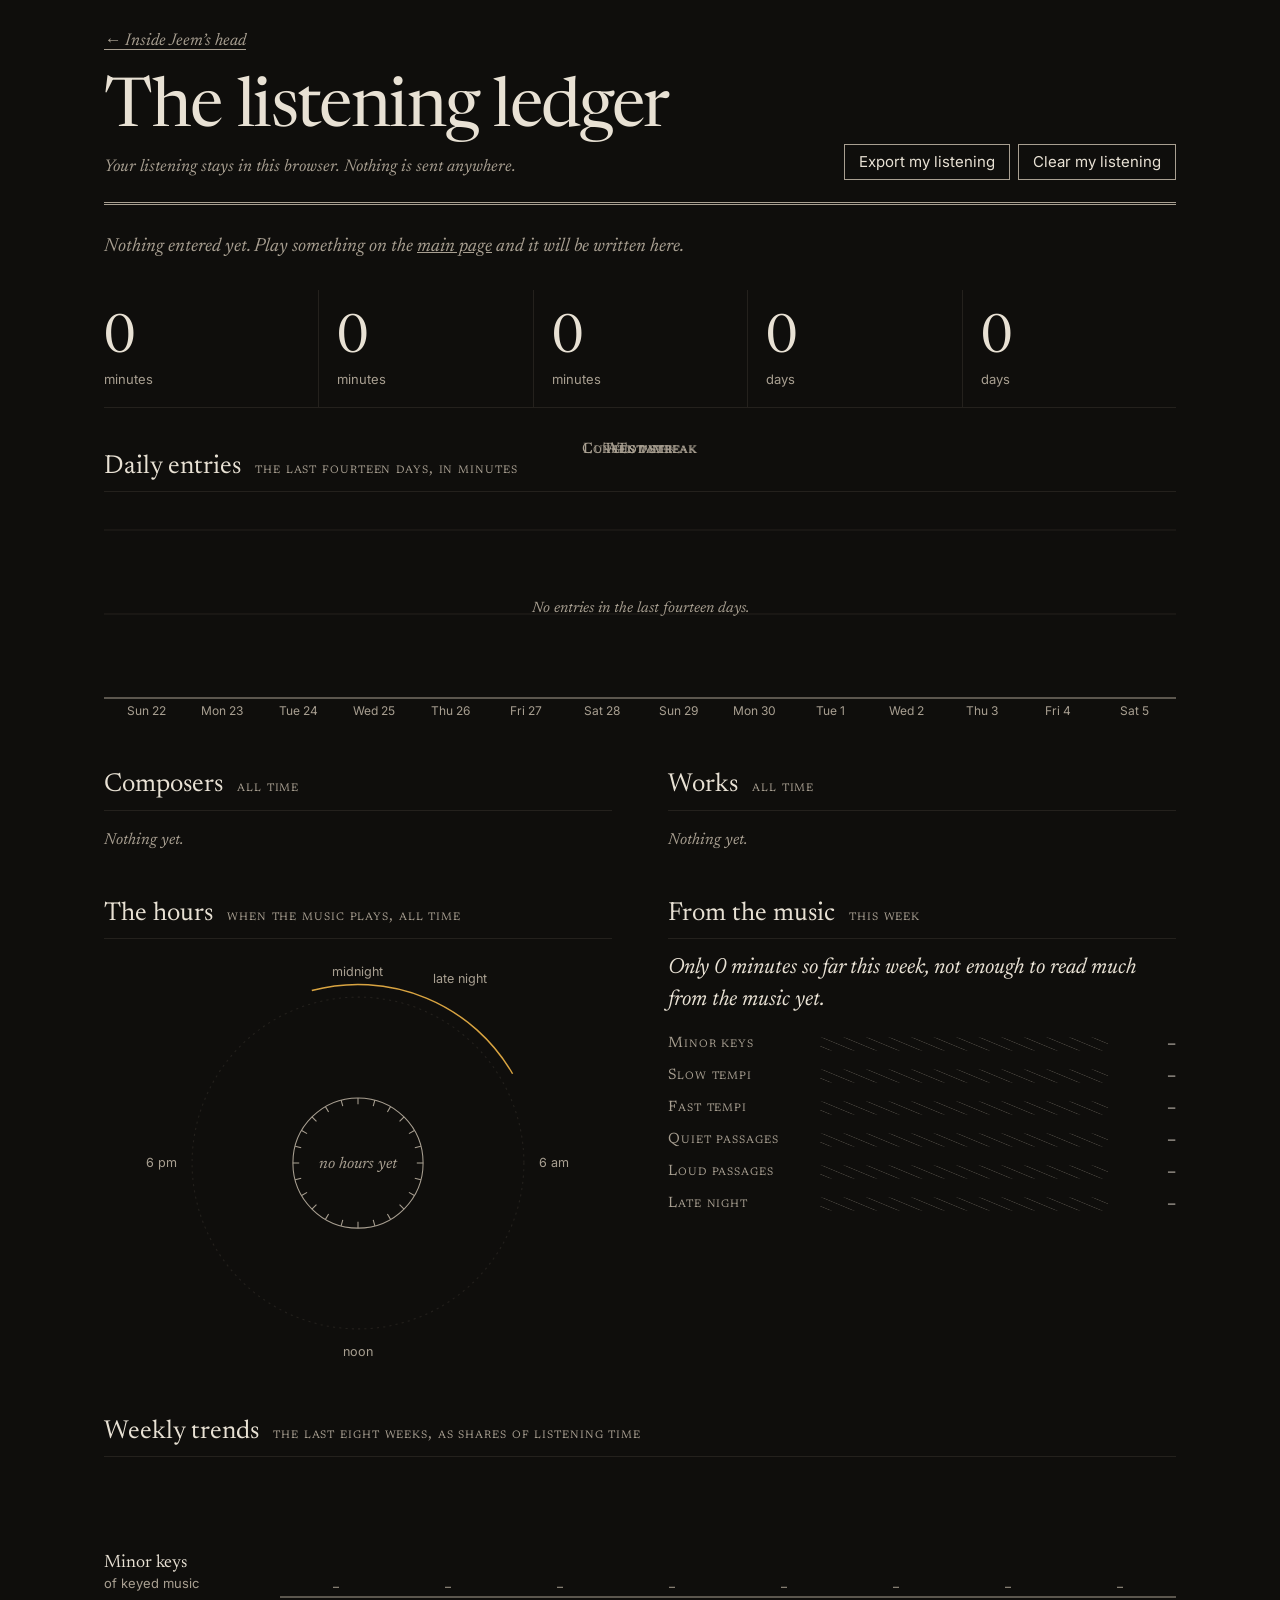
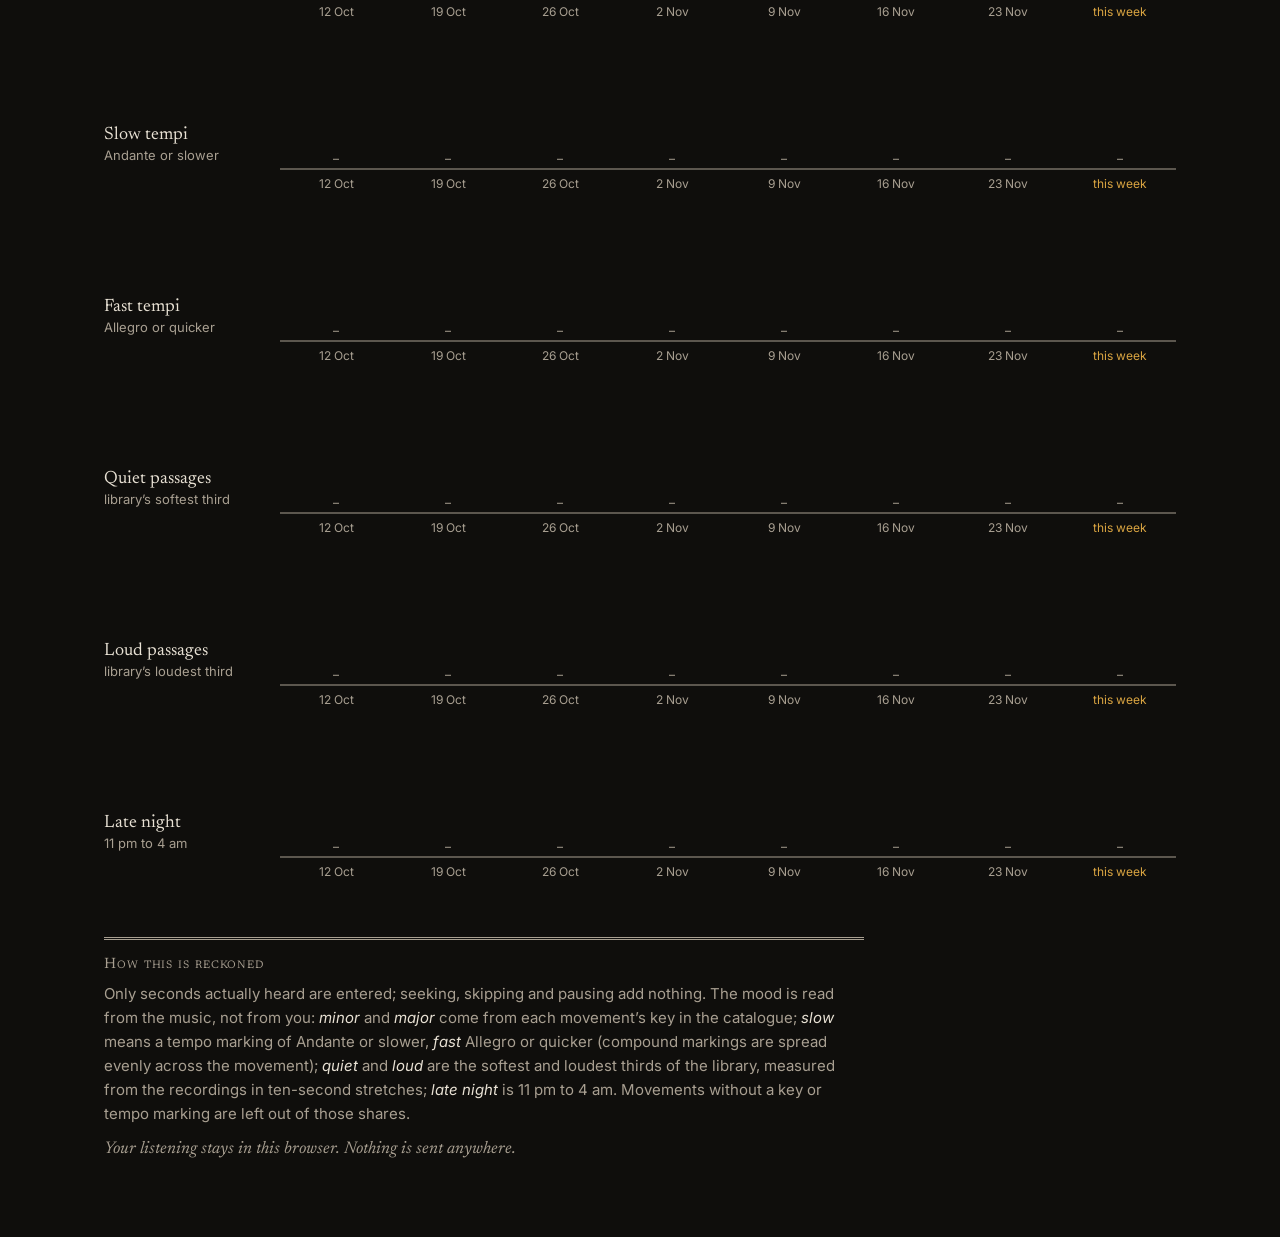
<file: listening.html>
<!doctype html>
<html lang="en">
<head>
  <meta charset="utf-8">
  <meta name="viewport" content="width=device-width, initial-scale=1">
  <title>The listening ledger · Inside Jeem’s head</title>
  <meta name="description" content="What I have listened to, kept only in this browser.">
  <link rel="preconnect" href="https://fonts.googleapis.com">
  <link rel="preconnect" href="https://fonts.gstatic.com" crossorigin>
  <link href="https://fonts.googleapis.com/css2?family=Newsreader:ital,opsz,wght@0,6..72,400;0,6..72,500;1,6..72,400;1,6..72,600&family=Inter:wght@400;500&display=swap" rel="stylesheet">
  <link rel="stylesheet" href="style.css">
  <link rel="stylesheet" href="listening.css">
</head>
<body class="ledger-page">
  <main class="ledger">
    <header class="ledger-head">
      <a class="back" href="./">← Inside Jeem’s head</a>
      <h1>The listening ledger</h1>
      <p class="privacy">Your listening stays in this browser. Nothing is sent anywhere.</p>
      <div class="ledger-actions">
        <button type="button" id="export">Export my listening</button>
        <button type="button" id="clear">Clear my listening</button>
        <span id="clear-confirm" class="clear-confirm" hidden>
          Clear every entry? This can’t be undone.
          <button type="button" id="clear-yes">Clear it</button>
          <button type="button" id="clear-no">Keep it</button>
        </span>
      </div>
    </header>

    <p id="empty" class="empty" hidden>Nothing entered yet. Play something on the <a href="./">main page</a> and it will be written here.</p>

    <section class="totals" aria-label="Totals">
      <div><span class="label">Today</span><span class="figure" id="t-today">0</span><span class="unit">minutes</span></div>
      <div><span class="label">This week</span><span class="figure" id="t-week">0</span><span class="unit">minutes</span></div>
      <div><span class="label">All time</span><span class="figure" id="t-all">0</span><span class="unit">minutes</span></div>
      <div><span class="label">Current streak</span><span class="figure" id="t-streak">0</span><span class="unit">days</span></div>
      <div><span class="label">Longest streak</span><span class="figure" id="t-longest">0</span><span class="unit">days</span></div>
    </section>

    <section class="entry" aria-labelledby="h-days">
      <h2 id="h-days">Daily entries <span>the last fourteen days, in minutes</span></h2>
      <figure id="days" class="chart"></figure>
    </section>

    <div class="pair">
      <section class="entry" aria-labelledby="h-composers">
        <h2 id="h-composers">Composers <span>all time</span></h2>
        <ol id="composers" class="ranks"></ol>
      </section>
      <section class="entry" aria-labelledby="h-works">
        <h2 id="h-works">Works <span>all time</span></h2>
        <ol id="works" class="ranks"></ol>
      </section>
    </div>

    <div class="pair">
      <section class="entry" aria-labelledby="h-clock">
        <h2 id="h-clock">The hours <span>when the music plays, all time</span></h2>
        <figure id="clock" class="chart clock"></figure>
      </section>
      <section class="entry" aria-labelledby="h-mood">
        <h2 id="h-mood">From the music <span>this week</span></h2>
        <div id="reflection" class="reflection"></div>
        <dl id="measures" class="measures"></dl>
      </section>
    </div>

    <section class="entry" aria-labelledby="h-trends">
      <h2 id="h-trends">Weekly trends <span>the last eight weeks, as shares of listening time</span></h2>
      <div id="trends" class="trends"></div>
    </section>

    <footer class="method">
      <h2>How this is reckoned</h2>
      <p>Only seconds actually heard are entered; seeking, skipping and pausing add nothing. The mood is read from the music, not from you:
        <em>minor</em> and <em>major</em> come from each movement’s key in the catalogue;
        <em>slow</em> means a tempo marking of Andante or slower, <em>fast</em> Allegro or quicker (compound markings are spread evenly across the movement);
        <em>quiet</em> and <em>loud</em> are the softest and loudest thirds of the library, measured from the recordings in ten-second stretches;
        <em>late night</em> is 11 pm to 4 am. Movements without a key or tempo marking are left out of those shares.</p>
      <p class="privacy">Your listening stays in this browser. Nothing is sent anywhere.</p>
    </footer>
  </main>

  <svg width="0" height="0" aria-hidden="true" style="position:absolute">
    <defs>
      <pattern id="hatch" width="4" height="4" patternUnits="userSpaceOnUse" patternTransform="rotate(-40)">
        <line x1="0" y1="0" x2="0" y2="4" stroke="#e8e1d4" stroke-width="1.1"/>
      </pattern>
      <pattern id="hatch-amber" width="4" height="4" patternUnits="userSpaceOnUse" patternTransform="rotate(-40)">
        <line x1="0" y1="0" x2="0" y2="4" stroke="#d9a441" stroke-width="1.3"/>
      </pattern>
      <pattern id="hatch-light" width="6" height="6" patternUnits="userSpaceOnUse" patternTransform="rotate(-40)">
        <line x1="0" y1="0" x2="0" y2="6" stroke="#a89f91" stroke-width="0.8"/>
      </pattern>
    </defs>
  </svg>
  <script src="listening.js"></script>
</body>
</html>
</file>
<file: style.css>
/* ---- Personalise: colours and fonts ----
   "Score in the dark": lamp-black ground, bone-white engraving ink,
   gaslight amber only on what is playing. Surfaces separate by tone steps. */
:root {
  --ground: #0f0e0c;
  --step: #191714;      /* library, caption, player */
  --step-2: #24211d;    /* hover, expanded work */
  --ink: #e8e1d4;
  --ink-2: #a89f91;     /* secondary text; 7.0:1 on --ground */
  --accent: #d9a441;
  --accent-ink: #1a1206; /* text on the accent */
  --font-display: "Newsreader", Georgia, serif;
  --font-ui: "Inter", system-ui, sans-serif;
  --library-w: 400px;
  --player-h: 76px;
  --gutter: 24px;
}

* { box-sizing: border-box; }
html, body { height: 100%; }
body {
  margin: 0;
  background: var(--ground);
  color: var(--ink);
  font: 15px/1.5 var(--font-ui);
}
button { font: inherit; color: inherit; cursor: pointer; }
a { color: inherit; }
:focus-visible { outline: 2px solid var(--accent); outline-offset: 2px; }

/* ---- Frame: stage | library over a full-width player ---- */
.app {
  display: grid;
  grid-template-columns: minmax(0, 1fr) var(--library-w);
  grid-template-rows: minmax(0, 1fr) var(--player-h);
  height: 100vh;
  height: 100dvh;
}

/* ---- Stage ---- */
.stage { position: relative; overflow: hidden; }
.wordmark {
  position: absolute; z-index: 2; top: var(--gutter); left: var(--gutter); margin: 0;
  font: 400 28px/1.1 var(--font-display); letter-spacing: -0.01em;
}
.stage-nav {
  position: absolute; z-index: 2; top: calc(var(--gutter) + 6px); right: var(--gutter);
  color: var(--ink-2); font: italic 400 17px/1.2 var(--font-display); text-underline-offset: 4px;
}
.stage-nav:hover { color: var(--ink); }
.stage-canvas { position: absolute; inset: 0; display: grid; place-items: center; }
.stage-canvas canvas { display: block; width: 100%; height: 100%; }
.placeholder-head { height: min(72%, 640px); color: var(--ink); opacity: 0.55; }

.caption {
  position: absolute; z-index: 2; left: var(--gutter); bottom: var(--gutter);
  width: min(540px, calc(100% - 2 * var(--gutter)));
  background: var(--step); padding: 18px 22px 20px;
}
.caption-composer { margin: 0 0 2px; color: var(--ink-2); font-size: 14px; }
.caption-work { margin: 0 0 10px; text-wrap: balance; font: 400 26px/1.15 var(--font-display); letter-spacing: -0.01em; }
.caption-move { margin: 0; font-size: 14px; color: var(--ink-2); }
.caption-move:empty { display: none; }
.caption-note { margin: 10px 0 0; font: 400 18px/1.45 var(--font-display); transition: opacity 0.6s ease; }
.caption-note.fading { opacity: 0; }
.caption-note:empty { display: none; }

.dream-replay {
  margin-top: 12px; padding: 0; border: 0; background: none; color: var(--ink-2);
  font-size: 14px; text-decoration: underline; text-underline-offset: 3px;
}
.dream-replay:hover { color: var(--ink); }

/* ---- Dream: an imagined conversation in thought-bubbles ---- */
.caption, .library { transition: opacity 0.8s ease; }
.app.dreaming .caption { opacity: 0; pointer-events: none; }
.app.dreaming .library { opacity: 0.55; }
.bubbles { position: absolute; inset: 0; z-index: 3; pointer-events: none; }
.bubble {
  position: absolute; opacity: 0; filter: blur(6px); transform: translateY(10px) scale(0.94);
  transition: opacity 1.2s ease, filter 1.4s ease, transform 1.6s ease; transition-delay: var(--delay, 0ms);
}
.bubble.shown { opacity: 1; filter: none; transform: none; animation: bubble-drift var(--life, 8s) linear var(--delay, 0ms) forwards; }
.bubble.gone { opacity: 0; filter: blur(9px); transform: translateY(-26px) scale(1.04); transition-delay: 0ms; transition-duration: 1.6s; }
.bubble-trail.gone { transition-duration: 0.9s; }
@keyframes bubble-drift { to { translate: 0 -18px; } }
.bubble svg { position: absolute; left: 0; top: 0; overflow: visible; }
.bub-fill { fill: var(--ground); fill-opacity: 0.86; }
.bub-edge { fill: none; stroke: url(#bub-hatch); opacity: 0.5; }
.bub-edge-2 { stroke: url(#bub-hatch-2); opacity: 0.35; }
.bubble-text {
  position: absolute; margin: 0; width: max-content; max-width: 300px;
  font: 400 19px/1.38 var(--font-display); color: var(--ink); text-wrap: pretty;
  opacity: 0; filter: blur(10px);
  transition: opacity 1.2s ease, filter 1.5s ease; transition-delay: calc(var(--delay, 0ms) + 300ms);
}
.bubble[data-who="them"] .bubble-text { font-style: italic; }
.bubble.shown .bubble-text { opacity: 1; filter: none; }
.bubble.gone .bubble-text { opacity: 0; filter: blur(12px); transition-delay: 0ms; transition-duration: 1.1s; }

.dream {
  position: absolute; z-index: 3; left: 50%; bottom: var(--gutter); transform: translateX(-50%);
  display: flex; align-items: center; gap: 14px; max-width: calc(100% - 2 * var(--gutter));
  background: var(--step); padding: 8px 8px 8px 16px;
}
.dream[hidden] { display: none; }
.dream-label { margin: 0; font: italic 400 16px/1.3 var(--font-display); white-space: nowrap; }
.dream-credit { font-size: 12px; color: var(--ink-2); }
.dream-skip { flex: none; height: 32px; padding: 0 14px; border: 0; background: var(--ground); color: var(--ink); }
.dream-skip:hover { background: var(--step-2); }
.sr-only { position: absolute; width: 1px; height: 1px; overflow: hidden; clip-path: inset(50%); white-space: nowrap; }

/* ---- Ambient engraving at the stage's edges ---- */
.ambient { position: absolute; inset: 0; width: 100%; height: 100%; z-index: 1; pointer-events: none; overflow: visible; }
.amb { opacity: 0; transition: opacity 2.6s ease; }
.amb.shown { opacity: 0.3; transition-duration: 1.8s; }
.amb-line { stroke: var(--ink); stroke-width: 0.7; }
.amb-stem { stroke: var(--ink); stroke-width: 0.9; fill: none; }
.amb-head { fill: var(--ink); }
.amb-head.open { fill: none; stroke: var(--ink); stroke-width: 1.2; }
.amb-slur {
  fill: none; stroke: var(--ink); stroke-width: 1.15; stroke-linecap: round;
  stroke-dasharray: 1; stroke-dashoffset: 1; transition: stroke-dashoffset 1.9s ease-out 0.5s;
}
.amb.shown .amb-slur { stroke-dashoffset: 0; }
.amb-glyph { font-family: "Noto Music", serif; fill: var(--ink); }
.amb-clef { font-size: 26px; }
.amb-bass { font-size: 22px; }
.amb-acc { font-size: 17px; dominant-baseline: central; }
.amb-acc.flat { dominant-baseline: auto; }
.amb-fermata { font-size: 22px; }
.amb-tempo { font-family: var(--font-display); font-style: italic; font-size: 16px; fill: var(--ink); }
.amb-dyn { font-family: var(--font-display); font-style: italic; font-weight: 600; font-size: 16px; fill: var(--ink); }

/* ---- Library: a card-catalogue drawer over one walnut bookcase ----
   Wood, leather, cloth, brass and paper are mixed from the palette; grain and texture are SVG
   noise, so nothing here is an image file. The lamp hangs to the upper left. */
.library {
  --walnut: color-mix(in oklab, var(--accent) 25%, var(--ground));
  --walnut-deep: color-mix(in oklab, var(--accent) 11%, var(--ground));
  --walnut-lit: color-mix(in oklab, var(--accent) 36%, var(--ground));
  --brass: color-mix(in oklab, var(--accent) 84%, var(--ink));
  --brass-lo: color-mix(in oklab, var(--accent) 62%, var(--ground));
  --gilt-hi: color-mix(in oklab, var(--accent) 48%, var(--ink));
  --gilt-lo: color-mix(in oklab, var(--accent) 82%, var(--ground));
  --paper: color-mix(in oklab, var(--ink) 84%, var(--accent));
  --paper-ink: color-mix(in oklab, var(--ground) 94%, var(--accent));
  --paper-ink-2: color-mix(in oklab, var(--ground) 66%, var(--paper));
  --paper-amber: color-mix(in oklab, var(--accent) 44%, var(--ground));
  --lamp: rgb(255 236 200 / 0.16);
  /* Long grain running along a board, and across it for the uprights. */
  --grain-h: url("data:image/svg+xml,%3Csvg xmlns='http://www.w3.org/2000/svg' width='640' height='240'%3E%3Cfilter id='n'%3E%3CfeTurbulence type='fractalNoise' baseFrequency='0.0035 0.12' numOctaves='4' seed='3'/%3E%3CfeColorMatrix values='0 0 0 0 0.04 0 0 0 0 0.025 0 0 0 0 0.01 1.9 0 0 0 -0.66'/%3E%3C/filter%3E%3Crect width='100%25' height='100%25' filter='url(%23n)'/%3E%3C/svg%3E");
  --grain-v: url("data:image/svg+xml,%3Csvg xmlns='http://www.w3.org/2000/svg' width='240' height='640'%3E%3Cfilter id='n'%3E%3CfeTurbulence type='fractalNoise' baseFrequency='0.12 0.0035' numOctaves='4' seed='8'/%3E%3CfeColorMatrix values='0 0 0 0 0.04 0 0 0 0 0.025 0 0 0 0 0.01 1.9 0 0 0 -0.66'/%3E%3C/filter%3E%3Crect width='100%25' height='100%25' filter='url(%23n)'/%3E%3C/svg%3E");
  --leather: url("data:image/svg+xml,%3Csvg xmlns='http://www.w3.org/2000/svg' width='160' height='160'%3E%3Cfilter id='n'%3E%3CfeTurbulence type='fractalNoise' baseFrequency='0.06' numOctaves='3' seed='2'/%3E%3CfeColorMatrix values='0 0 0 0 0 0 0 0 0 0 0 0 0 0 0 2.2 0 0 0 -0.92'/%3E%3C/filter%3E%3Crect width='100%25' height='100%25' filter='url(%23n)'/%3E%3C/svg%3E");
  --pebble: url("data:image/svg+xml,%3Csvg xmlns='http://www.w3.org/2000/svg' width='120' height='120'%3E%3Cfilter id='n'%3E%3CfeTurbulence type='turbulence' baseFrequency='0.42' numOctaves='2' seed='5'/%3E%3CfeColorMatrix values='0 0 0 0 0 0 0 0 0 0 0 0 0 0 0 1.6 0 0 0 -0.12'/%3E%3C/filter%3E%3Crect width='100%25' height='100%25' filter='url(%23n)'/%3E%3C/svg%3E");
  --vellum-tex: url("data:image/svg+xml,%3Csvg xmlns='http://www.w3.org/2000/svg' width='200' height='300'%3E%3Cfilter id='n'%3E%3CfeTurbulence type='fractalNoise' baseFrequency='0.025 0.05' numOctaves='3' seed='11'/%3E%3CfeColorMatrix values='0 0 0 0 0.35 0 0 0 0 0.24 0 0 0 0 0.1 1.3 0 0 0 -0.5'/%3E%3C/filter%3E%3Crect width='100%25' height='100%25' filter='url(%23n)'/%3E%3C/svg%3E");
  --paper-tex: url("data:image/svg+xml,%3Csvg xmlns='http://www.w3.org/2000/svg' width='900' height='900'%3E%3Cfilter id='n'%3E%3CfeTurbulence type='fractalNoise' baseFrequency='0.012' numOctaves='4' seed='4'/%3E%3CfeColorMatrix values='0 0 0 0 0.5 0 0 0 0 0.34 0 0 0 0 0.12 1.1 0 0 0 -0.48'/%3E%3C/filter%3E%3Crect width='100%25' height='100%25' filter='url(%23n)'/%3E%3C/svg%3E");
  --weave: repeating-linear-gradient(0deg, rgb(0 0 0 / 0.2) 0 1px, transparent 1px 2px),
    repeating-linear-gradient(90deg, rgb(255 236 200 / 0.06) 0 1px, transparent 1px 2px);
  --buckram: repeating-linear-gradient(0deg, rgb(0 0 0 / 0.24) 0 1px, transparent 1px 3px),
    repeating-linear-gradient(90deg, rgb(255 236 200 / 0.07) 0 1px, transparent 1px 3px);
  background: var(--step); overflow-y: auto; padding: 0 var(--gutter) 32px;
}

/* The card-catalogue drawer, in the same walnut, with a brass card holder. */
.drawer {
  position: sticky; top: 0; z-index: 6; margin: 0 calc(-1 * var(--gutter));
  padding: 14px var(--gutter) 16px;
  background: linear-gradient(to bottom, var(--lamp), transparent 3px), var(--grain-h), var(--walnut);
  box-shadow: inset 0 -2px 0 rgb(0 0 0 / 0.4), 0 6px 10px rgb(0 0 0 / 0.45);
}
.drawer-label {
  display: flex; justify-content: space-between; width: fit-content; min-width: 62%; margin: 0 auto 12px;
  gap: 16px; padding: 3px 12px; color: var(--paper-ink); background: var(--paper);
  border: 2px solid var(--brass); box-shadow: 0 0 0 1px var(--brass-lo), 0 1px 3px rgb(0 0 0 / 0.6);
  font-size: 12px; letter-spacing: 0.08em; text-transform: uppercase;
}
#drawer-count { letter-spacing: 0.02em; text-transform: none; font-variant-numeric: tabular-nums; }
.drawer-card {
  display: flex; gap: 4px; padding: 4px; background: var(--ink); color: var(--ground);
  border-top: 2px solid color-mix(in oklab, var(--accent) 80%, var(--ink));
}
#search {
  flex: 1; min-width: 0; height: 36px; padding: 0 10px; border: 0; background: transparent;
  color: var(--ground); font: 400 17px/1 var(--font-display);
}
#search::placeholder { color: color-mix(in oklab, var(--ground) 55%, var(--ink)); }
#search:focus-visible, .drawer-card button:focus-visible { outline-offset: -2px; outline-color: var(--ground); }
.fav-filter, .sfx-toggle { flex: none; height: 36px; padding: 0 12px; border: 0; background: color-mix(in oklab, var(--ground) 10%, var(--ink)); color: var(--ground); }
.fav-filter[aria-pressed="true"] { background: var(--ground); color: var(--accent); }
.sfx-toggle { display: grid; place-items: center; width: 36px; padding: 0; }
.sfx-toggle svg { width: 20px; height: 20px; fill: none; stroke: currentColor; stroke-width: 1.5; stroke-linecap: round; stroke-linejoin: round; }
.sfx-toggle[aria-pressed="true"] .mute, .sfx-toggle[aria-pressed="false"] .waves { display: none; }
.status { color: var(--ink-2); margin: 16px 0 0; }
.status:empty { display: none; }

/* The case: cornice, uprights, a back panel in shadow, shelves, plinth. */
.shelves {
  position: relative; margin: 20px calc(-1 * var(--gutter)) 0; padding: 0 14px;
  background:
    linear-gradient(90deg, var(--lamp) 0 1px, transparent 4px calc(100% - 14px), rgb(0 0 0 / 0.5) calc(100% - 14px) calc(100% - 12px), transparent calc(100% - 12px) calc(100% - 2px), rgb(0 0 0 / 0.5)),
    var(--grain-v), var(--walnut);
}
.shelves::after {   /* the lamp: warm at the upper left, falling off to the lower right */
  content: ""; position: absolute; inset: 0; z-index: 4; pointer-events: none;
  background: radial-gradient(120% 45% at 0% 0%, rgb(217 164 65 / 0.09), transparent 70%),
    linear-gradient(165deg, transparent 40%, rgb(0 0 0 / 0.3));
}
.case-top, .case-base { position: relative; z-index: 1; margin: 0 -6px; background: var(--grain-h), var(--walnut); }
.case-top {
  height: 26px;
  background: linear-gradient(to bottom, var(--lamp) 0 1px, transparent 2px 9px, rgb(0 0 0 / 0.45) 9px 11px, rgb(255 236 200 / 0.09) 11px 12px, transparent 12px 23px, rgb(0 0 0 / 0.55) 23px),
    var(--grain-h), var(--walnut);
}
.case-base {
  height: 34px; margin: 0 -4px;
  background: linear-gradient(to bottom, rgb(0 0 0 / 0.5) 0 2px, rgb(255 236 200 / 0.08) 2px 3px, transparent 3px 26px, rgb(0 0 0 / 0.5) 26px),
    var(--grain-h), var(--walnut-deep);
}
.shelf {
  position: relative;
  background:
    linear-gradient(to bottom, rgb(0 0 0 / 0.72), rgb(0 0 0 / 0.3) 36px, transparent 80px),
    linear-gradient(90deg, rgb(0 0 0 / 0.5), transparent 26px calc(100% - 30px), rgb(0 0 0 / 0.6)),
    repeating-linear-gradient(90deg, transparent 0 71px, rgb(0 0 0 / 0.4) 71px 72px, rgb(255 236 200 / 0.03) 72px 73px, transparent 73px 108px),
    var(--grain-v), var(--walnut-deep);
}
.shelf-books {
  display: flex; align-items: flex-end; height: var(--clear, auto); padding: 0 6px;
  background: linear-gradient(to top, color-mix(in oklab, var(--walnut) 80%, var(--ground)) 0 5px, transparent 5px);
}
.shelf-edge {
  position: relative; z-index: 2; height: 20px;
  background: linear-gradient(to bottom, var(--lamp) 0 1px, transparent 2px 17px, rgb(0 0 0 / 0.5)),
    var(--grain-h), var(--walnut);
  box-shadow: 0 7px 9px -3px rgb(0 0 0 / 0.6);
}

/* A composer's books between two bookends, the name on a brass plate below. */
.group { position: relative; display: flex; align-items: flex-end; gap: 1px; height: 100%; margin-right: 7px; }
.bookend {
  flex: none; position: relative; z-index: 1; width: 8px; height: var(--bookend);
  border-radius: 1px 1px 0 0;
  background: linear-gradient(to bottom, rgb(255 236 200 / 0.3) 0 1px, transparent 1px),
    linear-gradient(90deg, color-mix(in oklab, var(--accent) 62%, var(--ground)) 0 1.5px, color-mix(in oklab, var(--accent) 38%, var(--ground)) 1.5px 4px, color-mix(in oklab, var(--accent) 20%, var(--ground)) 4px 7px, var(--ground) 7px);
  box-shadow: 3px 0 5px rgb(0 0 0 / 0.55), inset 0 0 0 0.5px rgb(0 0 0 / 0.6);
}
.plate {
  position: absolute; top: calc(100% + 3px); left: 50%; z-index: 3; transform: translateX(-50%);
  padding: 0 11px; white-space: nowrap; border-radius: 1px;
  font: 500 11px/14px var(--font-display); font-variant: small-caps; letter-spacing: 0.08em;
  color: color-mix(in oklab, var(--accent) 22%, var(--ground)); text-shadow: 0 1px 0 rgb(255 240 205 / 0.5);
  background: linear-gradient(to bottom, var(--gilt-hi), var(--brass) 40%, var(--brass-lo));
  box-shadow: inset 0 0 0 1px rgb(0 0 0 / 0.25), 0 1px 2px rgb(0 0 0 / 0.7);
}
.plate::before, .plate::after {   /* two screws */
  content: ""; position: absolute; top: 5px; width: 4px; height: 4px; border-radius: 50%;
  background: radial-gradient(circle at 35% 35%, var(--gilt-hi), var(--brass-lo) 70%); box-shadow: inset 0 0 0 0.5px rgb(0 0 0 / 0.5);
}
.plate::before { left: 3px; }
.plate::after { right: 3px; }

/* ---- A book: the spine faces out; sides and top only show when it tips or comes out ---- */
.spine {
  position: relative; flex: none; width: var(--thick); height: var(--tall); padding: 0; border: 0;
  background: none; perspective: 360px; perspective-origin: var(--pox, 50%) -120px;
  --curve-dir: 90deg;
  --wear: radial-gradient(80% 5% at 50% 0, rgb(232 225 212 / 0.22), transparent), radial-gradient(80% 4% at 50% 100%, rgb(232 225 212 / 0.16), transparent);
}
.spine.flat {
  width: var(--tall); height: var(--thick); --curve-dir: 180deg;
  --wear: radial-gradient(4% 80% at 0 50%, rgb(232 225 212 / 0.22), transparent), radial-gradient(4% 80% at 100% 50%, rgb(232 225 212 / 0.16), transparent);
}
.spine.lean { margin-left: var(--lean); transform: rotate(-6deg); transform-origin: 0 100%; }
.spine:focus-visible { outline: none; }
.spine:focus-visible .front { outline: 2px solid var(--accent); outline-offset: 2px; }
.book3d {
  position: absolute; inset: 0; transform-style: preserve-3d; transform-origin: 50% 100%;
  transition: transform 0.42s cubic-bezier(0.2, 0.7, 0.2, 1);
}
.spine:hover:not(.out) .book3d { transform: rotateX(-7deg); transition-duration: 0.25s; }
.spine.out { z-index: 3; }
.spine.out .book3d { transform: translateZ(30px) translateY(-6px); }
.face { position: absolute; display: block; }
.front {
  inset: 0; overflow: hidden; border-radius: 3px 3px 2px 2px / 4px 4px 2px 2px;
  background:
    linear-gradient(var(--curve-dir), rgb(0 0 0 / 0.5), rgb(255 236 200 / 0.14) 26%, rgb(255 236 200 / 0.05) 44%, rgb(0 0 0 / 0.1) 72%, rgb(0 0 0 / 0.58)),
    var(--wear), var(--tex), var(--bind);
  box-shadow: 4px 1px 6px rgb(0 0 0 / 0.6), inset 0 0 0 0.5px rgb(0 0 0 / 0.5);
}
.side, .top { visibility: hidden; }
.side { top: 0; bottom: 0; width: 34px; background: linear-gradient(90deg, rgb(0 0 0 / 0.5), rgb(0 0 0 / 0.25)), var(--tex), var(--bind); }
.side.r { right: 0; transform-origin: 100% 50%; transform: rotateY(-90deg); }
.side.l { left: 0; transform-origin: 0 50%; transform: rotateY(90deg); }
.top {
  left: 0; right: 0; top: 0; height: 34px; transform-origin: 50% 0; transform: rotateX(-90deg);
  background: linear-gradient(90deg, var(--bind) 0 2px, transparent 2px calc(100% - 2px), var(--bind) calc(100% - 2px)),
    repeating-linear-gradient(90deg, rgb(0 0 0 / 0.12) 0 1px, transparent 1px 2px), var(--page-edge, var(--paper));
}
.flat .side, .flat .top { display: none; }
.spine.out .side, .spine.out .top, .spine:hover .top { visibility: visible; }

/* Raised bands across leather spines, gilt fillets on cloth. */
.band {
  position: absolute; left: 0; right: 0; height: 6px; border-radius: 3px / 2px;
  background: linear-gradient(to bottom, rgb(0 0 0 / 0.45), rgb(255 236 200 / 0.26) 32%, transparent 62%, rgb(0 0 0 / 0.5));
  box-shadow: 0 -1.5px 0 -0.5px var(--gilt-lo), 0 1.5px 0 -0.5px var(--gilt-lo), 0 3px 3px rgb(0 0 0 / 0.35);
}
.band.h1 { top: 11px; } .band.h2 { top: 26px; } .band.t1 { bottom: 26px; } .band.t2 { bottom: 11px; }
.flat .band { top: 0; bottom: 0; width: 6px; height: auto; border-radius: 2px / 3px;
  background: linear-gradient(90deg, rgb(0 0 0 / 0.45), rgb(255 236 200 / 0.26) 32%, transparent 62%, rgb(0 0 0 / 0.5));
  box-shadow: -1.5px 0 0 -0.5px var(--gilt-lo), 1.5px 0 0 -0.5px var(--gilt-lo), 3px 0 3px rgb(0 0 0 / 0.35); }
.flat .band.h1 { left: 11px; } .flat .band.h2 { left: 26px; } .flat .band.t1 { left: auto; right: 26px; } .flat .band.t2 { left: auto; right: 11px; }
.label {
  position: absolute; top: 36px; bottom: 36px; left: 3px; right: 3px; display: grid; place-items: center; overflow: hidden;
  background: var(--label, transparent); border-radius: 1px;
  box-shadow: inset 0 0 0 1px color-mix(in oklab, var(--gilt-lo) 60%, transparent), 0 0 0 0.5px rgb(0 0 0 / 0.4);
}
.flat .label { top: 3px; bottom: 3px; left: 36px; right: 36px; }
.gilt {
  writing-mode: vertical-rl; white-space: pre; text-align: center; font: 500 13px/1.02 var(--font-display); letter-spacing: 0.02em;
  background: linear-gradient(100deg, var(--gilt-lo), var(--gilt-hi) 42%, var(--brass) 64%, var(--gilt-lo));
  -webkit-background-clip: text; background-clip: text; color: transparent;
  filter: drop-shadow(0 1px 0 rgb(0 0 0 / 0.65));
}
.flat .gilt { writing-mode: horizontal-tb; background-image: linear-gradient(180deg, var(--gilt-hi), var(--brass) 55%, var(--gilt-lo)); }

/* Bindings. Leather (calf, morocco) has raised bands and a lettering-piece; cloth and buckram
   carry gilt fillets and lettering straight on the cloth; vellum takes a dark lettering-piece. */
.bind-calf { --bind: color-mix(in oklab, var(--accent) 40%, var(--ground)); --tex: var(--leather); --label: color-mix(in oklab, var(--accent) 15%, var(--ground)); }
.bind-calf-light { --bind: color-mix(in oklab, var(--accent) 52%, var(--ground)); --tex: var(--leather); --label: color-mix(in oklab, var(--accent) 18%, var(--ground)); }
.bind-morocco { --bind: color-mix(in oklab, var(--accent) 24%, var(--ground)); --tex: var(--pebble); --label: color-mix(in oklab, var(--accent) 7%, var(--ground)); }
.bind-morocco-dark { --bind: color-mix(in oklab, var(--ink-2) 22%, var(--ground)); --tex: var(--pebble); --label: color-mix(in oklab, var(--accent) 12%, var(--ground)); }
.bind-morocco-warm { --bind: color-mix(in oklab, var(--accent) 30%, var(--step-2)); --tex: var(--pebble); --label: color-mix(in oklab, var(--ink-2) 18%, var(--ground)); }
.bind-vellum { --bind: color-mix(in oklab, var(--ink) 82%, var(--accent)); --tex: var(--vellum-tex); --label: color-mix(in oklab, var(--accent) 16%, var(--ground)); }
.bind-vellum-warm { --bind: color-mix(in oklab, var(--ink) 70%, var(--accent)); --tex: var(--vellum-tex); --label: color-mix(in oklab, var(--ink-2) 16%, var(--ground)); }
.bind-cloth { --bind: color-mix(in oklab, var(--ink-2) 40%, var(--ground)); --tex: var(--weave); }
.bind-buckram { --bind: color-mix(in oklab, var(--ink-2) 27%, var(--ground)); --tex: var(--buckram); }
.bind-buckram-warm { --bind: color-mix(in oklab, var(--accent) 31%, var(--ground)); --tex: var(--buckram); }
.bind-cloth-gold { --bind: color-mix(in oklab, var(--accent) 56%, var(--ground)); --tex: var(--weave); --label: color-mix(in oklab, var(--accent) 13%, var(--ground)); }
.bind-calf-dark { --bind: color-mix(in oklab, var(--accent) 28%, var(--step-2)); --tex: var(--leather); --label: color-mix(in oklab, var(--accent) 9%, var(--ground)); }
.bind-cloth-pale { --bind: color-mix(in oklab, var(--ink-2) 62%, var(--ground)); --tex: var(--weave); --label: color-mix(in oklab, var(--accent) 10%, var(--ground)); }
:is(.bind-cloth, .bind-buckram, .bind-buckram-warm, .bind-cloth-gold, .bind-cloth-pale) .band {
  height: 3px; border-radius: 0; background: none; box-shadow: none;
  border-top: 1px solid var(--gilt-lo); border-bottom: 1px solid var(--gilt-lo); opacity: 0.85;
}
:is(.bind-cloth, .bind-buckram, .bind-buckram-warm, .bind-cloth-gold, .bind-cloth-pale).flat .band { width: 3px; height: auto; border: 0; border-left: 1px solid var(--gilt-lo); border-right: 1px solid var(--gilt-lo); }
:is(.bind-cloth, .bind-buckram, .bind-buckram-warm) .label { box-shadow: none; }
/* Cloth has no raised bands, so its fillets sit nearer the ends and the lettering has more room. */
:is(.bind-cloth, .bind-buckram, .bind-buckram-warm, .bind-cloth-gold, .bind-cloth-pale):not(.flat) .band.h1 { top: 7px; }
:is(.bind-cloth, .bind-buckram, .bind-buckram-warm, .bind-cloth-gold, .bind-cloth-pale):not(.flat) .band.h2 { top: 13px; }
:is(.bind-cloth, .bind-buckram, .bind-buckram-warm, .bind-cloth-gold, .bind-cloth-pale):not(.flat) .band.t1 { bottom: 13px; }
:is(.bind-cloth, .bind-buckram, .bind-buckram-warm, .bind-cloth-gold, .bind-cloth-pale):not(.flat) .band.t2 { bottom: 7px; }
:is(.bind-cloth, .bind-buckram, .bind-buckram-warm, .bind-cloth-gold, .bind-cloth-pale):not(.flat) .label { top: 21px; bottom: 21px; }
:is(.bind-vellum, .bind-vellum-warm) .band { box-shadow: 0 2px 2px rgb(60 40 10 / 0.3); background: linear-gradient(to bottom, rgb(60 40 10 / 0.3), rgb(255 255 255 / 0.2) 40%, rgb(60 40 10 / 0.35)); }
:is(.bind-vellum, .bind-vellum-warm).flat .band { box-shadow: 2px 0 2px rgb(60 40 10 / 0.3); }
:is(.bind-calf, .bind-calf-light, .bind-calf-dark, .bind-morocco, .bind-morocco-dark, .bind-morocco-warm) { --page-edge: linear-gradient(90deg, var(--gilt-lo), var(--gilt-hi), var(--gilt-lo)); }

/* Playing: a faint lamp on the spine and a ribbon bookmark at its head. Favourite: the amber ribbon. */
.spine.playing .front::after {
  content: ""; position: absolute; inset: 0; pointer-events: none;
  background: radial-gradient(130% 55% at 30% 30%, rgb(217 164 65 / 0.26), transparent 72%);
}
.spine.playing .front { box-shadow: 4px 1px 6px rgb(0 0 0 / 0.6), 0 0 16px rgb(217 164 65 / 0.14), inset 0 0 0 0.5px rgb(0 0 0 / 0.5); }
.marker {
  position: absolute; top: -17px; left: calc(50% - 6px); z-index: 2; width: 7px; height: 24px;
  transform: rotate(-9deg); transform-origin: 50% 100%;
  background: linear-gradient(90deg, rgb(0 0 0 / 0.3), rgb(255 236 200 / 0.3) 45%, rgb(0 0 0 / 0.3)), color-mix(in oklab, var(--accent) 76%, var(--ground));
  clip-path: polygon(0 0, 50% 22%, 100% 0, 100% 100%, 0 100%);
}
.flat .marker { top: calc(50% - 3px); left: auto; right: -13px; width: 19px; height: 6px; transform: none;
  clip-path: polygon(0 0, 100% 0, 78% 50%, 100% 100%, 0 100%); }
.spine-ribbon {
  position: absolute; bottom: -17px; left: 26%; z-index: 4; width: 7px; height: 23px;
  background: linear-gradient(90deg, rgb(0 0 0 / 0.2), rgb(255 236 200 / 0.3) 45%, rgb(0 0 0 / 0.2)), var(--accent);
  clip-path: polygon(0 0, 100% 0, 100% 100%, 50% 78%, 0 100%);
}
.flat .spine-ribbon { left: 22px; }

/* ---- The open book: the contents page on aged paper, in its binding ---- */
.book {
  position: absolute; z-index: 5; left: 10px; right: 10px; padding: 8px 9px 9px 15px;
  border-radius: 3px 5px 5px 3px; perspective: 1600px;
  background: linear-gradient(90deg, rgb(0 0 0 / 0.55), transparent 15px), var(--tex), var(--bind);
  box-shadow: 0 22px 34px rgb(0 0 0 / 0.65), 0 3px 6px rgb(0 0 0 / 0.5), inset 0 0 0 1px rgb(0 0 0 / 0.35);
  transform-origin: 0 50%; animation: book-open 0.5s cubic-bezier(0.2, 0.7, 0.2, 1);
}
@keyframes book-open { from { transform: perspective(1000px) rotateY(-70deg); opacity: 0; } }
.page {
  position: relative; padding: 18px 20px 14px 26px; color: var(--paper-ink);
  background:
    linear-gradient(90deg, rgb(70 45 10 / 0.32), rgb(70 45 10 / 0.08) 18px, transparent 34px),
    radial-gradient(5px 4px at 82% 12%, rgb(150 100 40 / 0.18), transparent),
    radial-gradient(7px 6px at 12% 88%, rgb(150 100 40 / 0.14), transparent),
    radial-gradient(4px 4px at 64% 71%, rgb(150 100 40 / 0.12), transparent),
    var(--paper-tex), var(--paper);
  box-shadow: inset 0 0 26px rgb(120 80 25 / 0.28);
}
.page :focus-visible { outline-color: var(--paper-ink); }
.flyleaf {
  position: absolute; top: 8px; bottom: 9px; left: 15px; right: 9px; z-index: 2; pointer-events: none;
  background: linear-gradient(90deg, rgb(70 45 10 / 0.25), transparent 30px), var(--paper-tex), color-mix(in oklab, var(--paper) 90%, var(--ground));
  transform-origin: 0 50%; backface-visibility: hidden; animation: leaf-turn 0.7s ease-in-out 0.2s both;
}
@keyframes leaf-turn { to { transform: rotateY(-180deg); } }
.page-mark {
  position: absolute; top: 0; left: 22px; z-index: 1; width: 10px; height: 0;
  background: linear-gradient(90deg, rgb(0 0 0 / 0.28), rgb(255 236 200 / 0.28) 45%, rgb(0 0 0 / 0.28)), color-mix(in oklab, var(--accent) 64%, var(--ground));
  clip-path: polygon(0 0, 100% 0, 100% 100%, 50% calc(100% - 7px), 0 100%);
}
.book-composer { margin: 0; font-size: 13px; color: var(--paper-ink-2); }
.book-title { margin: 2px 0 2px; font: 400 21px/1.2 var(--font-display); text-wrap: balance; }
.book-perf { margin: 0; font-size: 13px; color: var(--paper-ink-2); }
.book-contents {
  margin: 16px 0 6px; font: 400 14px/1 var(--font-display); font-variant: small-caps;
  letter-spacing: 0.14em; color: var(--paper-ink-2); text-align: center;
}
.book-contents::before, .book-contents::after { content: "—"; margin: 0 0.6em; letter-spacing: 0; }
.tracks { list-style: none; margin: 0 -8px; padding: 0; }
.track {
  display: grid; grid-template-columns: 30px minmax(0, auto) minmax(12px, 1fr) auto; align-items: baseline;
  gap: 6px; width: 100%; padding: 5px 8px; border: 0; background: none; text-align: left;
  font: 400 16px/1.3 var(--font-display); color: var(--paper-ink);
}
.track:hover { background: rgb(70 45 10 / 0.08); }
.track .n { color: var(--paper-ink-2); font-size: 14px; font-variant-numeric: oldstyle-nums; }
.track .leader { border-bottom: 1px dotted var(--paper-ink-2); opacity: 0.7; transform: translateY(-3px); }
.track .dur { color: var(--paper-ink-2); font: 13px var(--font-ui); font-variant-numeric: tabular-nums; }
.track.playing, .track.playing .n, .track.playing .dur { color: var(--paper-amber); }
.track.playing .t { font-weight: 500; }
.note { margin: 8px 0 0; font-size: 13px; color: var(--paper-ink-2); font-style: italic; }
.track .tp { display: block; font: 12.5px/1.3 var(--font-ui); color: var(--paper-ink-2); }
.book-credit { margin: 10px 0 0; font-size: 12.5px; line-height: 1.45; color: var(--paper-ink-2); }
.book-credit a { color: var(--paper-ink); }
.book-foot { display: flex; flex-wrap: wrap; align-items: center; gap: 8px 14px; margin-top: 14px; padding-top: 10px; border-top: 1px solid rgb(70 45 10 / 0.2); font-size: 13px; color: var(--paper-ink-2); }
.book-foot a { color: var(--paper-ink); }
.ribbon, .book-close { height: 30px; padding: 0 10px; border: 1px solid color-mix(in oklab, var(--paper-ink-2) 60%, transparent); background: none; color: var(--paper-ink); font-size: 13px; }
.ribbon:hover, .book-close:hover { background: rgb(70 45 10 / 0.08); }
.ribbon[aria-pressed="true"] { color: var(--paper-amber); border-color: var(--paper-amber); }
.book-close { margin-left: auto; }
.work-links { flex: 1 1 auto; }

.credit { margin-top: 28px; font-size: 13px; color: var(--ink-2); }

/* ---- Player ---- */
.player {
  grid-column: 1 / -1;
  display: grid; grid-template-columns: minmax(0, 1.2fr) auto minmax(0, 1.6fr) 150px;
  align-items: center; gap: 24px; padding: 0 var(--gutter);
  background: var(--step);
}
.now { min-width: 0; }
.now-title { font: 400 17px/1.3 var(--font-display); white-space: nowrap; overflow: hidden; text-overflow: ellipsis; }
.now-sub { color: var(--ink-2); font-size: 13px; white-space: nowrap; overflow: hidden; text-overflow: ellipsis; }
.controls { display: flex; gap: 6px; align-items: center; }
.controls button { border: 0; background: none; font-size: 17px; width: 40px; height: 40px; border-radius: 50%; }
.controls button:hover { background: var(--step-2); }
.controls .play { width: 46px; height: 46px; background: var(--accent); color: var(--accent-ink); }
.controls .play:hover { background: var(--accent); filter: brightness(1.08); }
.seek { display: flex; align-items: center; gap: 10px; font-size: 13px; color: var(--ink-2); font-variant-numeric: tabular-nums; }
.seek input { flex: 1; }
.volume { display: flex; flex-direction: column; gap: 4px; }
input[type="range"] { accent-color: var(--accent); }
.badge { font-size: 12px; color: var(--ink-2); text-align: right; }

.toast {
  position: fixed; bottom: calc(var(--player-h) + 16px); left: 50%; transform: translateX(-50%); z-index: 20;
  background: var(--ink); color: var(--ground); padding: 10px 16px; font-size: 14px; max-width: calc(100% - 32px);
}

/* ---- Tablet: narrower library ---- */
@media (max-width: 1100px) { :root { --library-w: 340px; } }

/* ---- Phone: head on top, list below, player docked ---- */
@media (max-width: 760px) {
  :root { --gutter: 16px; --player-h: 112px; }
  .app { display: block; height: auto; padding-bottom: var(--player-h); }
  .stage { overflow: visible; }
  .stage-canvas { position: relative; height: 46vh; height: 46svh; min-height: 300px; }
  .wordmark { font-size: 22px; }
  .placeholder-head { height: 72%; margin-top: 24px; }
  .caption { position: static; width: auto; margin: 0 var(--gutter); padding: 12px 14px 14px; }
  .caption-work { font-size: 20px; margin-bottom: 6px; }
  .caption-note { font-size: 16px; }
  .library { overflow: visible; }
  .app.dreaming .caption { display: none; }
  .dream { position: static; transform: none; margin: 0 var(--gutter); flex-wrap: wrap; }
  .bubble-text { font-size: 16px; max-width: 62vw; }
  /* Books lie flat in piles, one composer to a shelf, spines facing out in the same bindings. */
  .shelf-books { height: auto; padding: 20px 12px 0; }
  .group.pile { flex-direction: column; align-items: flex-start; gap: 2px; width: 100%; margin: 0; }
  .pile .bookend { display: none; }
  .pile .spine.flat { width: min(100%, calc(var(--tall) * 1.6)); height: calc(var(--thick) + 4px); }
  .pile .spine:nth-child(odd) { margin-left: 10px; }
  .pile .spine:hover:not(.out) .book3d { transform: translateX(4px); }
  .pile .spine.out .book3d { transform: translateX(14px); }
  .pile .spine-ribbon { bottom: auto; top: 50%; left: auto; right: -15px; width: 20px; height: 7px; margin-top: -3.5px;
    clip-path: polygon(0 0, 100% 0, 78% 50%, 100% 100%, 0 100%); }
  .pile .marker { right: auto; left: -13px; clip-path: polygon(0 0, 100% 0, 100% 100%, 0 100%, 22% 50%); }
  .book { left: 6px; right: 6px; }
  .page { padding: 16px 14px 12px 20px; }
  .player {
    position: fixed; left: 0; right: 0; bottom: 0; z-index: 10; height: var(--player-h);
    grid-template-columns: 1fr auto; gap: 6px 12px; padding: 10px var(--gutter);
  }
  .seek { grid-column: 1 / -1; }
  .volume { display: none; }
}
.nowrap { white-space: nowrap; }

/* ---- Reduced motion: no drift, no page-turn; fades only ---- */
@media (prefers-reduced-motion: reduce) {
  .bubble, .bubble.shown, .bubble.gone { transform: none; animation: none; filter: none; }
  .bubble-text, .bubble.gone .bubble-text { filter: none; }
  .book, .flyleaf { animation: none; }
  .flyleaf { display: none; }
  .book3d { transition: none; }
  .spine:hover:not(.out) .book3d, .pile .spine:hover:not(.out) .book3d { transform: none; }
}
</file>
<file: listening.css>
/* ---- The listening ledger: a reading-room ledger in the engraving language ----
   Ruled lines, small-caps headings, old-style figures, hatched bars. Tokens from style.css. */
body.ledger-page { height: auto; }
.ledger { max-width: 1120px; margin: 0 auto; padding: 32px var(--gutter) 64px; }

.ledger-head { display: grid; grid-template-columns: 1fr auto; gap: 6px 24px; align-items: end;
  padding-bottom: 22px; border-bottom: 3px double var(--ink-2); }
.back { grid-column: 1 / -1; color: var(--ink-2); font: italic 400 17px/1.2 var(--font-display); text-underline-offset: 4px; }
.back:hover { color: var(--ink); }
.ledger-head h1 { margin: 18px 0 0; font: 400 clamp(40px, 6vw, 68px)/1 var(--font-display); letter-spacing: -0.02em; }
.privacy { margin: 6px 0 0; color: var(--ink-2); font: italic 400 17px/1.4 var(--font-display); }
.ledger-actions { grid-column: 2; grid-row: 2 / 4; display: flex; flex-wrap: wrap; gap: 8px; justify-content: flex-end; align-items: center; }
.ledger-actions button { height: 36px; padding: 0 14px; border: 1px solid var(--ink-2); background: none; color: var(--ink); }
.ledger-actions button:hover { background: var(--step-2); }
.ledger-actions { max-width: 480px; }
.clear-confirm { flex-basis: 100%; display: flex; flex-wrap: wrap; justify-content: flex-end; align-items: center; gap: 8px; font-size: 14px; color: var(--ink); }
.clear-confirm[hidden] { display: none; }
#clear-yes { border-color: var(--accent); color: var(--accent); }

.empty { margin: 28px 0 0; font: italic 400 19px/1.5 var(--font-display); color: var(--ink-2); }

/* Totals: one ruled row of a ledger. */
.totals { display: grid; grid-template-columns: repeat(5, 1fr); margin-top: 28px; border-bottom: 1px solid var(--step-2); }
.totals > div { display: flex; flex-direction: column; padding: 14px 18px 18px; border-left: 1px solid var(--step-2); }
.totals > div:first-child { border-left: 0; padding-left: 0; }
.label, .entry h2 span, .measures dt { font: 400 15px/1.2 var(--font-display); font-variant: small-caps; letter-spacing: 0.06em; color: var(--ink-2); }
.figure { margin-top: 8px; font: 400 54px/1 var(--font-display); font-variant-numeric: oldstyle-nums; letter-spacing: -0.01em; }
.unit { margin-top: 4px; font-size: 13px; color: var(--ink-2); }

.entry { margin-top: 44px; }
.entry h2 { display: flex; flex-wrap: wrap; align-items: baseline; gap: 4px 14px; margin: 0 0 14px; padding-bottom: 8px;
  border-bottom: 1px solid var(--step-2); font: 400 26px/1.2 var(--font-display); }
.pair { display: grid; grid-template-columns: 1fr 1fr; gap: 0 56px; }

.chart { margin: 0; }
.chart svg, .trends svg { display: block; width: 100%; height: auto; overflow: visible; }
.chart text, .trends text { fill: var(--ink-2); font: 12px var(--font-ui); }
.chart .val, .trends .val { fill: var(--ink); font: 400 14px var(--font-display); font-variant-numeric: oldstyle-nums; }
.chart .axis, .trends .axis { stroke: var(--ink-2); stroke-width: 1; }
.chart .rule { stroke: var(--step-2); stroke-width: 1; }
.chart .bar, .trends .bar { stroke: var(--ink); stroke-width: 0.8; }
.chart .bar.now, .trends .bar.now { stroke: var(--accent); }
.chart .now-label, .trends .now-label { fill: var(--accent); }
.chart .note { fill: var(--ink-2); font: italic 400 15px var(--font-display); }

/* Ranked lists: name, dotted leader, a hatched bar, minutes. */
.ranks { list-style: none; margin: 0; padding: 0; counter-reset: rank; }
.ranks li { display: grid; grid-template-columns: 22px minmax(0, 1fr) auto; gap: 2px 10px; align-items: baseline; padding: 7px 0; border-bottom: 1px solid var(--step); }
.ranks li::before { counter-increment: rank; content: counter(rank); color: var(--ink-2); font: 14px var(--font-display); font-variant-numeric: oldstyle-nums; }
.ranks .name { font: 400 17px/1.3 var(--font-display); }
.ranks .name small { display: block; font: 13px var(--font-ui); color: var(--ink-2); }
.ranks .mins { font: 400 16px var(--font-display); font-variant-numeric: oldstyle-nums tabular-nums; }
.ranks svg { grid-column: 2 / -1; display: block; width: 100%; height: 8px; }
.ranks .none { display: block; color: var(--ink-2); font: italic 16px var(--font-display); border: 0; }
.ranks .none::before { content: none; }

.clock svg { max-width: 420px; margin: 0 auto; }
.clock .peak { fill: var(--ink); font: italic 400 16px var(--font-display); }

.reflection { font: italic 400 22px/1.45 var(--font-display); text-wrap: pretty; }
.reflection p { margin: 0 0 10px; }
.measures { display: grid; gap: 14px; margin: 18px 0 0; }
.measures div { display: grid; grid-template-columns: 140px 1fr 56px; align-items: center; gap: 12px; }
.measures dd { margin: 0; }
.measures svg { display: block; width: 100%; height: 14px; }
.measures .pct { font: 400 18px var(--font-display); font-variant-numeric: oldstyle-nums tabular-nums; text-align: right; }

.trends { display: grid; gap: 22px; }
.trend { display: grid; grid-template-columns: 160px 1fr; gap: 16px; align-items: end; }
.trend h3 { margin: 0 0 30px; font: 400 18px/1.25 var(--font-display); }
.trend h3 small { display: block; font: 13px var(--font-ui); color: var(--ink-2); }

.method { margin-top: 56px; padding-top: 16px; border-top: 3px double var(--ink-2); max-width: 760px; }
.method h2 { margin: 0 0 8px; font: 400 15px/1.2 var(--font-display); font-variant: small-caps; letter-spacing: 0.06em; color: var(--ink-2); }
.method p { margin: 0 0 10px; color: var(--ink-2); line-height: 1.6; }
.method em { color: var(--ink); }

@media (max-width: 760px) {
  .ledger { padding-top: 20px; }
  .ledger-head { grid-template-columns: 1fr; }
  .ledger-actions { grid-column: 1; grid-row: auto; justify-content: flex-start; margin-top: 10px; }
  .totals { grid-template-columns: 1fr 1fr; }
  .totals > div { border-left: 0; padding-left: 0; border-top: 1px solid var(--step-2); }
  .totals > div:nth-child(1), .totals > div:nth-child(2) { border-top: 0; }
  .figure { font-size: 42px; }
  .pair { grid-template-columns: 1fr; }
  .measures div { grid-template-columns: 110px 1fr 48px; }
  .trend { grid-template-columns: 1fr; gap: 4px; }
  .trend h3 { margin: 0; }
}
</file>
